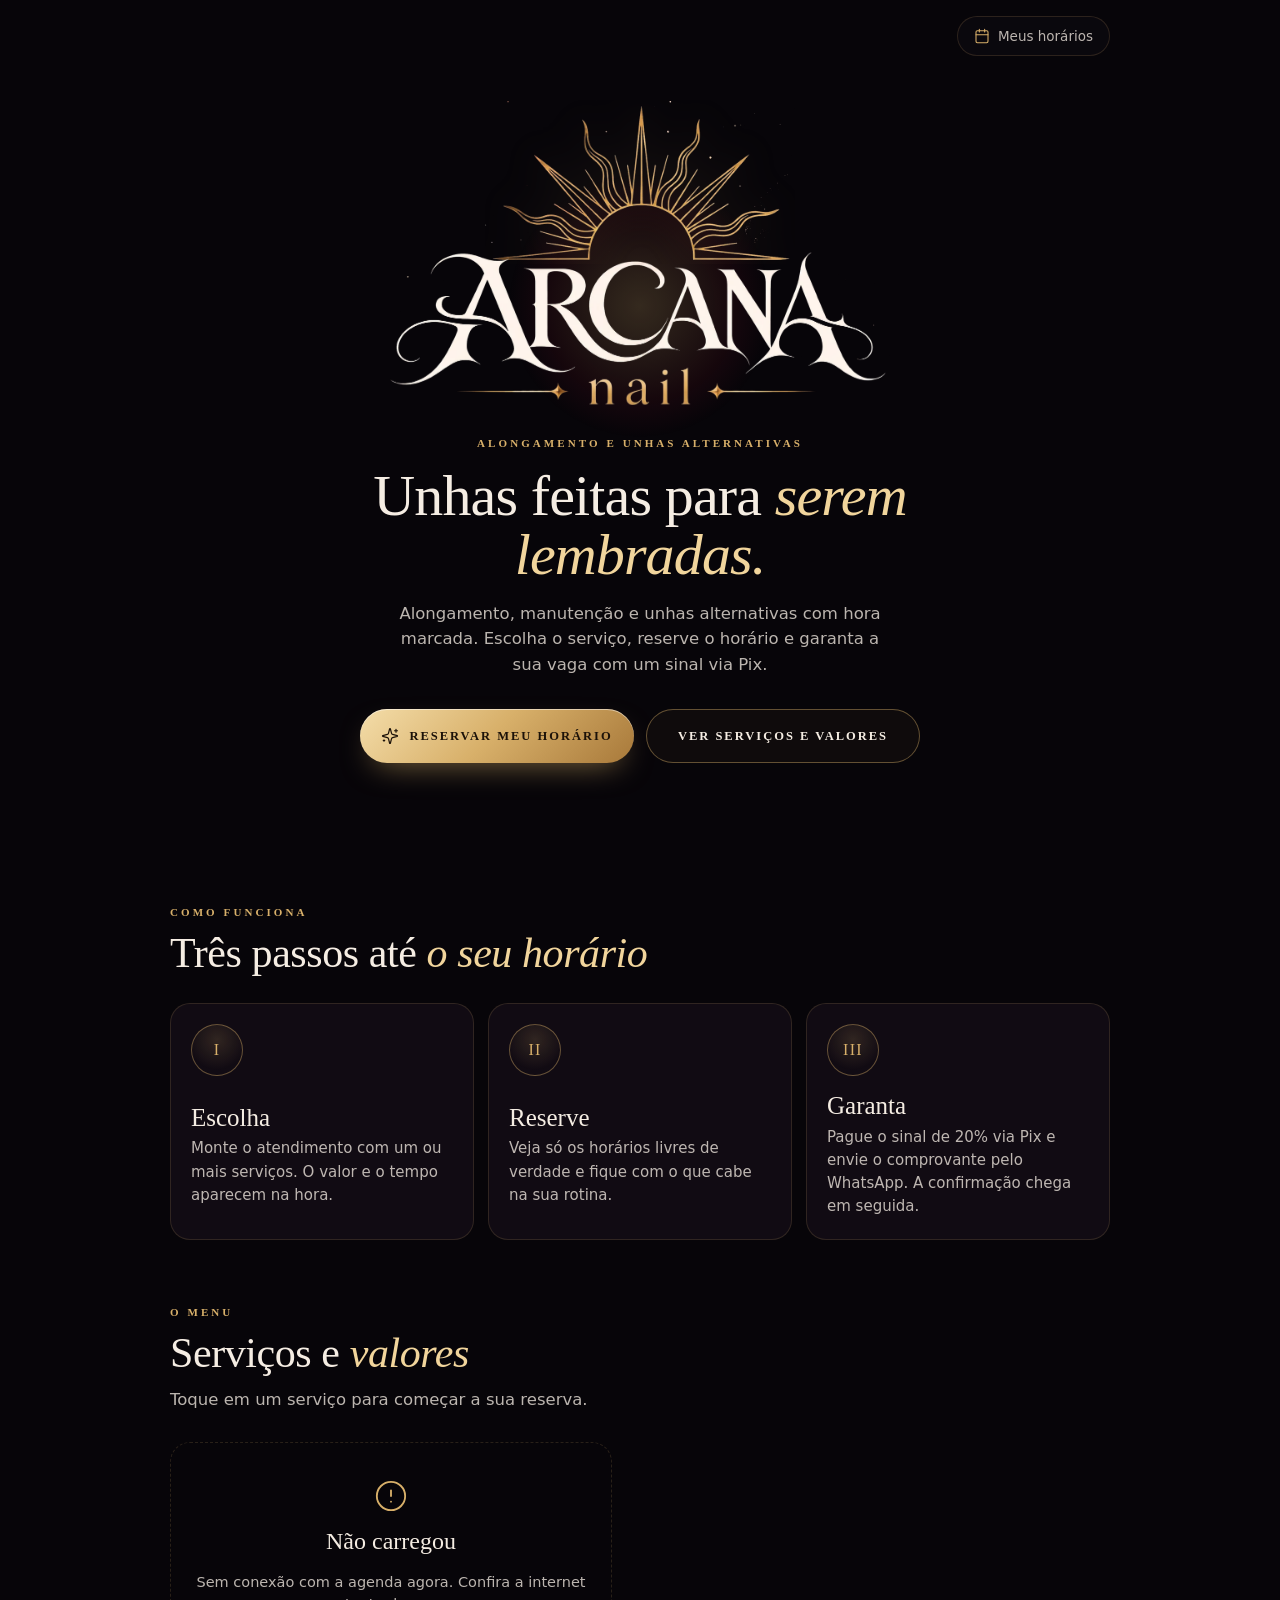
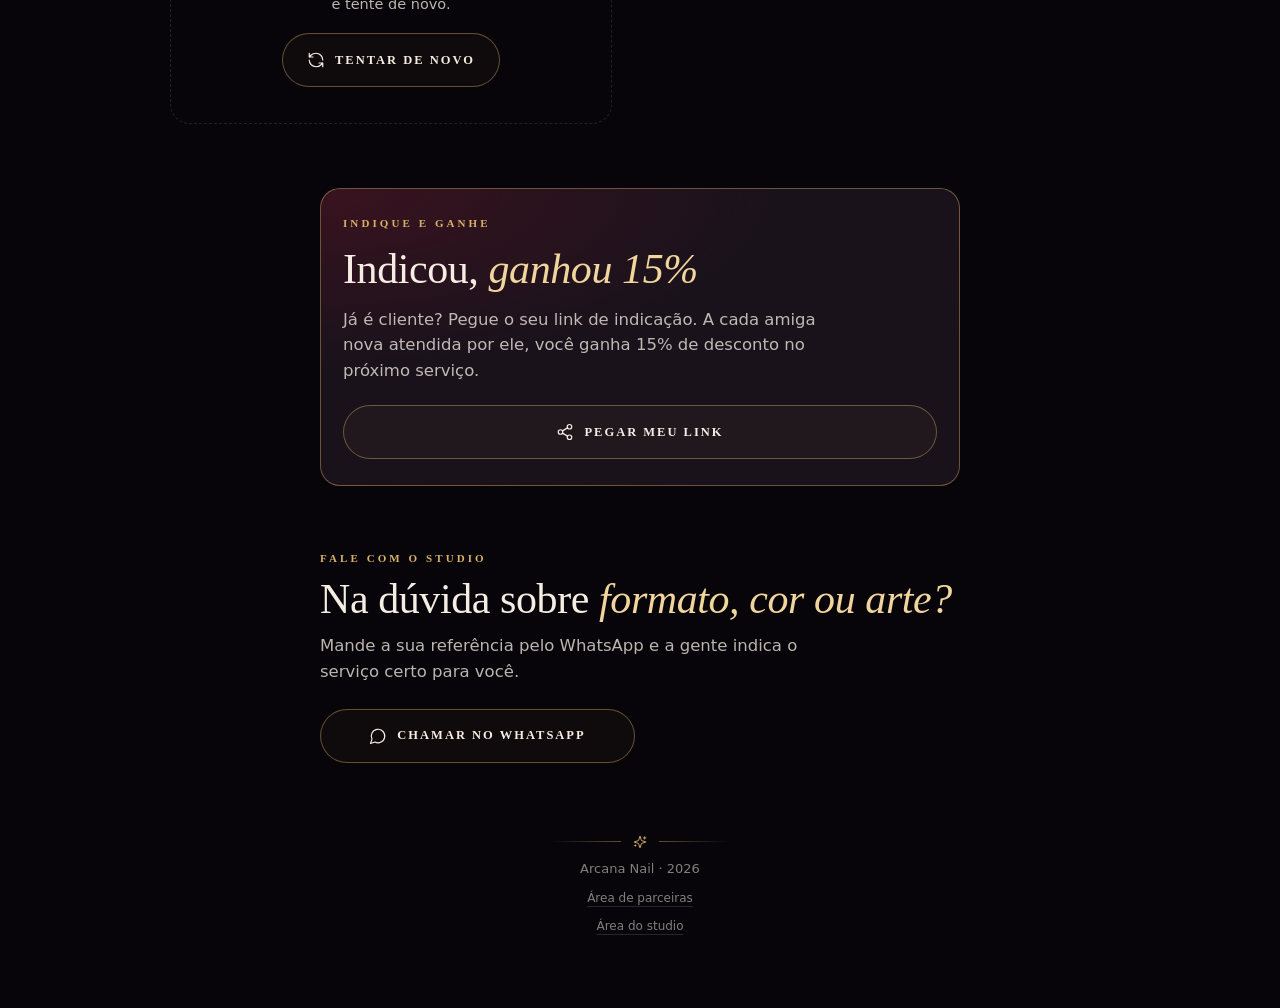
<file: index.html>
<!doctype html>
<html lang="pt-BR">
<head>
  <meta charset="utf-8">
  <meta name="viewport" content="width=device-width, initial-scale=1, viewport-fit=cover">
  <meta http-equiv="Content-Security-Policy" content="default-src 'self'; script-src 'self'; style-src 'self' 'unsafe-inline' https://fonts.googleapis.com; font-src https://fonts.gstatic.com; img-src 'self' data:; connect-src 'self' https://script.google.com https://script.googleusercontent.com; manifest-src 'self'; worker-src 'self'; base-uri 'self'; form-action 'none'; object-src 'none'">
  <meta name="referrer" content="strict-origin-when-cross-origin">
  <title>Arcana Nail | Reserve seu horário</title>
  <meta name="description" content="Alongamento, manutenção e unhas alternativas com hora marcada. Reserve pelo app e garanta a sua vaga com um sinal via Pix.">
  <meta name="theme-color" content="#070509">
  <meta name="apple-mobile-web-app-capable" content="yes">
  <meta name="apple-mobile-web-app-status-bar-style" content="black-translucent">
  <meta name="apple-mobile-web-app-title" content="Arcana Nail">
  <meta property="og:type" content="website">
  <meta property="og:title" content="Arcana Nail | Reserve seu horário">
  <meta property="og:description" content="Alongamento e unhas alternativas com hora marcada. Escolha o serviço, reserve o horário e garanta a vaga via Pix.">
  <meta property="og:image" content="assets/og.jpg">
  <link rel="manifest" href="manifest.webmanifest">
  <link rel="icon" type="image/png" href="assets/icone-192.png">
  <link rel="apple-touch-icon" href="assets/icone-180.png">
  <link rel="preconnect" href="https://fonts.googleapis.com">
  <link rel="preconnect" href="https://fonts.gstatic.com" crossorigin>
  <link rel="stylesheet" href="https://fonts.googleapis.com/css2?family=Cinzel:wght@500;600&family=Cormorant+Garamond:ital,wght@0,400;0,500;0,600;1,400;1,500&family=Jost:wght@300;400;500;600&display=swap">
  <link rel="preload" as="image" href="assets/sol.webp">
  <link rel="preload" as="image" href="assets/letreiro.webp">
  <link rel="stylesheet" href="css/arcana.css">
  <link rel="stylesheet" href="css/cliente.css">
</head>
<body class="cliente">
  <div class="ceu" aria-hidden="true"><div class="nebulosa"></div><canvas></canvas></div>
  <main id="app" tabindex="-1"></main>
  <noscript><p style="padding:24px;text-align:center">Ative o JavaScript para reservar o seu horário.</p></noscript>

  <script src="js/config.js"></script>
  <script src="js/comum.js"></script>
  <script src="js/api.js"></script>
  <script src="js/ceu.js" defer></script>
  <script src="js/divulgacao.js" defer></script>
  <script src="js/cliente.js" defer></script>
</body>
</html>
</file>
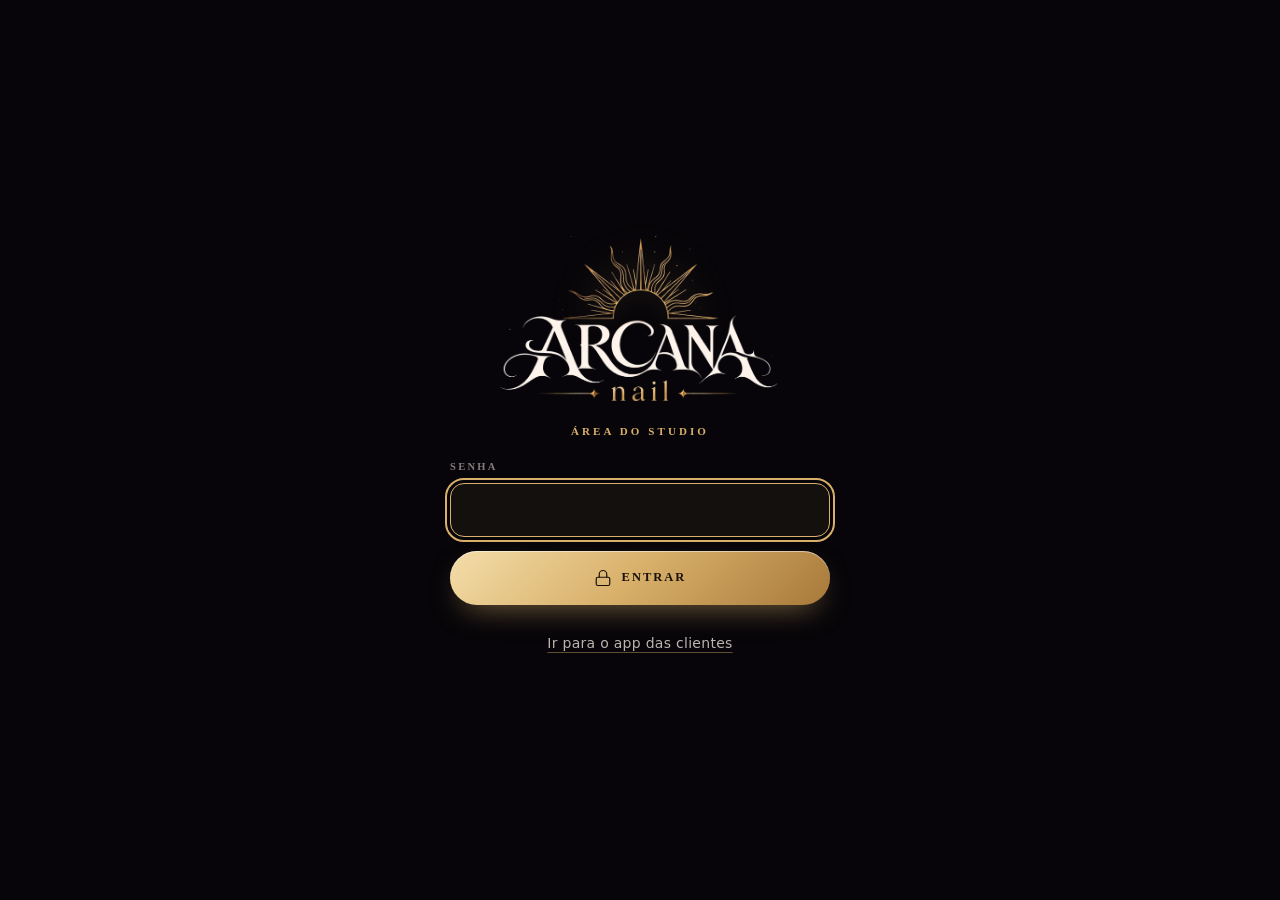
<file: painel.html>
<!doctype html>
<html lang="pt-BR">
<head>
  <meta charset="utf-8">
  <meta name="viewport" content="width=device-width, initial-scale=1, viewport-fit=cover">
  <meta http-equiv="Content-Security-Policy" content="default-src 'self'; script-src 'self'; style-src 'self' 'unsafe-inline' https://fonts.googleapis.com; font-src https://fonts.gstatic.com; img-src 'self' data:; connect-src 'self' https://script.google.com https://script.googleusercontent.com; manifest-src 'self'; worker-src 'self'; base-uri 'self'; form-action 'none'; object-src 'none'">
  <meta name="referrer" content="no-referrer">
  <title>Arcana Nail | Painel do studio</title>
  <meta name="robots" content="noindex, nofollow">
  <meta name="theme-color" content="#070509">
  <meta name="apple-mobile-web-app-capable" content="yes">
  <meta name="apple-mobile-web-app-status-bar-style" content="black-translucent">
  <meta name="apple-mobile-web-app-title" content="Arcana Studio">
  <link rel="manifest" href="manifest-painel.webmanifest">
  <link rel="icon" type="image/png" href="assets/icone-192.png">
  <link rel="apple-touch-icon" href="assets/icone-180.png">
  <link rel="preconnect" href="https://fonts.googleapis.com">
  <link rel="preconnect" href="https://fonts.gstatic.com" crossorigin>
  <link rel="stylesheet" href="https://fonts.googleapis.com/css2?family=Cinzel:wght@500;600&family=Cormorant+Garamond:ital,wght@0,400;0,500;0,600;1,400;1,500&family=Jost:wght@300;400;500;600&display=swap">
  <link rel="stylesheet" href="css/arcana.css">
  <link rel="stylesheet" href="css/painel.css">
</head>
<body class="corpo-painel">
  <div class="ceu" aria-hidden="true"><div class="nebulosa"></div></div>
  <div id="painel"></div>
  <noscript><p style="padding:24px;text-align:center">Ative o JavaScript para usar o painel.</p></noscript>

  <script src="js/config.js"></script>
  <script src="js/comum.js"></script>
  <script src="js/api.js"></script>
  <script src="js/divulgacao.js" defer></script>
  <script src="js/painel.js" defer></script>
</body>
</html>
</file>
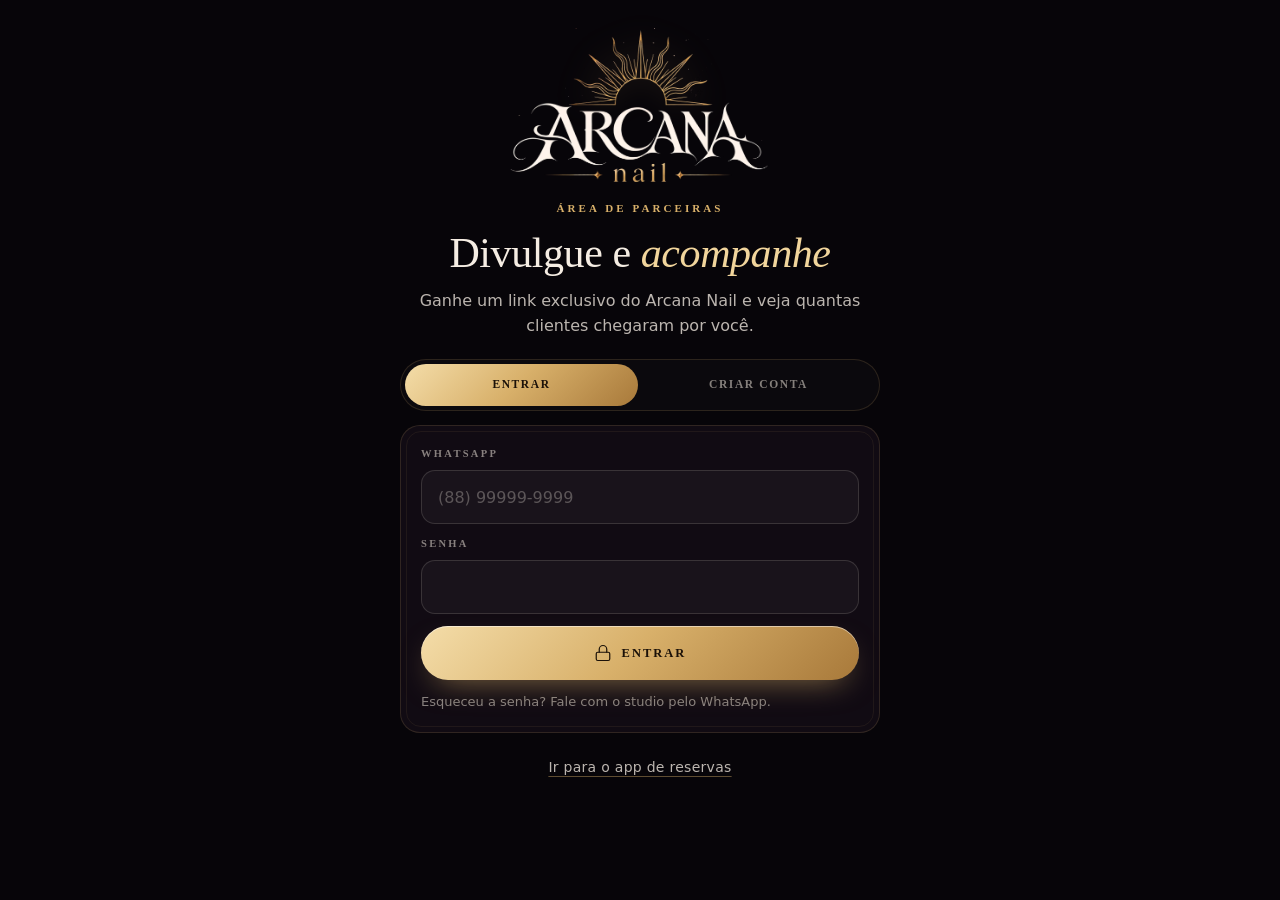
<file: parceiras.html>
<!doctype html>
<html lang="pt-BR">
<head>
  <meta charset="utf-8">
  <meta name="viewport" content="width=device-width, initial-scale=1, viewport-fit=cover">
  <meta http-equiv="Content-Security-Policy" content="default-src 'self'; script-src 'self'; style-src 'self' 'unsafe-inline' https://fonts.googleapis.com; font-src https://fonts.gstatic.com; img-src 'self' data:; connect-src 'self' https://script.google.com https://script.googleusercontent.com; manifest-src 'self'; worker-src 'self'; base-uri 'self'; form-action 'none'; object-src 'none'">
  <meta name="referrer" content="strict-origin-when-cross-origin">
  <title>Arcana Nail | Área de parceiras</title>
  <meta name="description" content="Divulgue o Arcana Nail com o seu link exclusivo e acompanhe quantas clientes chegaram por você.">
  <meta name="theme-color" content="#070509">
  <meta property="og:title" content="Arcana Nail | Área de parceiras">
  <meta property="og:description" content="Divulgue com o seu link exclusivo e acompanhe os seus resultados.">
  <meta property="og:image" content="assets/og.jpg">
  <link rel="icon" type="image/png" href="assets/icone-192.png">
  <link rel="apple-touch-icon" href="assets/icone-180.png">
  <link rel="preconnect" href="https://fonts.googleapis.com">
  <link rel="preconnect" href="https://fonts.gstatic.com" crossorigin>
  <link rel="stylesheet" href="https://fonts.googleapis.com/css2?family=Cinzel:wght@500;600&family=Cormorant+Garamond:ital,wght@0,400;0,500;0,600;1,400;1,500&family=Jost:wght@300;400;500;600&display=swap">
  <link rel="stylesheet" href="css/arcana.css">
  <link rel="stylesheet" href="css/parceiras.css">
</head>
<body class="corpo-parceiras">
  <div class="ceu" aria-hidden="true"><div class="nebulosa"></div><canvas></canvas></div>
  <main id="parceiras" tabindex="-1"></main>
  <noscript><p style="padding:24px;text-align:center">Ative o JavaScript para acessar a área de parceiras.</p></noscript>

  <script src="js/config.js"></script>
  <script src="js/comum.js"></script>
  <script src="js/api.js"></script>
  <script src="js/ceu.js" defer></script>
  <script src="js/divulgacao.js" defer></script>
  <script src="js/parceiras.js" defer></script>
</body>
</html>
</file>
<file: css/arcana.css>
/* Arcana Nail — base visual compartilhada */

:root {
  --noite: #070509;
  --noite-2: #0e0a11;
  --noite-3: #161019;
  --cartao: rgba(19, 13, 21, 0.86);
  --cartao-2: rgba(28, 20, 31, 0.9);
  --borda: rgba(216, 176, 106, 0.16);
  --borda-forte: rgba(216, 176, 106, 0.42);
  --marfim: #f5ede3;
  --marfim-2: rgba(245, 237, 227, 0.76);
  --marfim-3: rgba(245, 237, 227, 0.52);
  --marfim-4: rgba(245, 237, 227, 0.14);
  --ouro: #d8b06a;
  --ouro-claro: #f1d59c;
  --ouro-escuro: #9c7136;
  --gradiente-ouro: linear-gradient(135deg, #f4dda9 0%, #d8b06a 48%, #a8793a 100%);
  --rubi: #7d1528;
  --rubi-claro: #d4475f;
  --sucesso: #8fd1a8;
  --alerta: #f0c36a;
  --perigo: #ef7d8c;
  --raio: 20px;
  --raio-sm: 14px;
  --raio-xs: 10px;
  --sombra: 0 24px 60px -24px rgba(0, 0, 0, 0.85);
  --f-display: 'Cormorant Garamond', 'Times New Roman', serif;
  --f-caps: 'Cinzel', 'Times New Roman', serif;
  --f-texto: 'Jost', system-ui, -apple-system, 'Segoe UI', sans-serif;
  --ease-out: cubic-bezier(0.23, 1, 0.32, 1);
  --ease-io: cubic-bezier(0.77, 0, 0.175, 1);
  --ease-gaveta: cubic-bezier(0.32, 0.72, 0, 1);
  --topo-seguro: env(safe-area-inset-top, 0px);
  --baixo-seguro: env(safe-area-inset-bottom, 0px);
  color-scheme: dark;
}

*, *::before, *::after { box-sizing: border-box; }
html { -webkit-text-size-adjust: 100%; background: var(--noite); }
body {
  margin: 0;
  min-height: 100dvh;
  background: var(--noite);
  color: var(--marfim);
  font-family: var(--f-texto);
  font-size: 16px;
  font-weight: 400;
  line-height: 1.55;
  -webkit-font-smoothing: antialiased;
  font-variant-numeric: lining-nums;
  overflow-x: hidden;
}
body.travado { overflow: hidden; }
img, svg { display: block; max-width: 100%; }
img { height: auto; }
button { font: inherit; color: inherit; background: none; border: 0; padding: 0; cursor: pointer; -webkit-tap-highlight-color: transparent; }
a { color: inherit; -webkit-tap-highlight-color: transparent; }
h1, h2, h3, h4, p { margin: 0; }
:focus { outline: none; }
:focus-visible { outline: 2px solid var(--ouro); outline-offset: 3px; border-radius: 8px; }
::selection { background: rgba(216, 176, 106, 0.35); color: #fff; }

.ic { width: 20px; height: 20px; flex: none; fill: none; stroke: currentColor; stroke-width: 1.6; stroke-linecap: round; stroke-linejoin: round; }

/* ---------- céu ---------- */
.ceu { position: fixed; inset: 0; z-index: -1; pointer-events: none; overflow: hidden;
  background: radial-gradient(120% 70% at 50% -5%, #1b0c14 0%, var(--noite) 60%); }
.ceu canvas { position: absolute; inset: 0; width: 100%; height: 100%; }
.nebulosa {
  position: absolute; left: -30vmax; top: -30vmax; width: 160vmax; height: 160vmax; opacity: 0.9;
  background:
    radial-gradient(closest-side at 24% 30%, rgba(125, 21, 40, 0.42), transparent 72%),
    radial-gradient(closest-side at 78% 70%, rgba(125, 21, 40, 0.3), transparent 70%),
    radial-gradient(closest-side at 62% 24%, rgba(156, 113, 54, 0.1), transparent 70%);
  animation: deriva 70s ease-in-out infinite alternate;
  will-change: transform;
}
@keyframes deriva { to { transform: translate3d(-5vmax, 4vmax, 0) rotate(7deg); } }

/* ---------- tipografia ---------- */
.sobretitulo { font-family: var(--f-caps); font-size: 11px; font-weight: 600; letter-spacing: 0.28em; text-transform: uppercase; color: var(--ouro); }
.titulo-secao { font-family: var(--f-display); font-weight: 500; font-size: clamp(30px, 7vw, 42px); line-height: 1.05; letter-spacing: -0.01em; margin-top: 10px; }
.titulo-secao em { font-style: italic; color: var(--ouro-claro); }
.numeral { font-family: var(--f-caps); color: var(--ouro); letter-spacing: 0.08em; }
.dica { font-size: 13px; color: var(--marfim-3); line-height: 1.5; }
.texto-ouro { color: var(--ouro-claro); }

/* ---------- botões ---------- */
.btn {
  position: relative; display: inline-flex; align-items: center; justify-content: center; gap: 10px;
  height: 54px; padding: 0 24px; border-radius: 999px;
  font-family: var(--f-caps); font-size: 12.5px; font-weight: 600; letter-spacing: 0.16em; text-transform: uppercase;
  text-decoration: none; white-space: nowrap; user-select: none;
  transition: transform 160ms var(--ease-out), box-shadow 220ms ease, background-color 220ms ease, opacity 200ms ease, border-color 220ms ease;
}
.btn:active { transform: scale(0.97); }
.btn[disabled] { opacity: 0.38; pointer-events: none; }
.btn .ic { width: 18px; height: 18px; }
.btn-ouro { background: var(--gradiente-ouro); color: #1b1108; box-shadow: 0 12px 32px -14px rgba(216, 176, 106, 0.7), inset 0 1px 0 rgba(255, 255, 255, 0.5); }
.btn-fantasma { border: 1px solid var(--borda-forte); background: rgba(216, 176, 106, 0.04); color: var(--marfim); }
.btn-perigo { border: 1px solid rgba(239, 125, 140, 0.45); background: rgba(239, 125, 140, 0.1); color: var(--perigo); }
.btn-sutil { height: 44px; padding: 0 16px; font-size: 11.5px; border: 1px solid var(--marfim-4); background: rgba(255, 255, 255, 0.03); color: var(--marfim-2); }
.btn-bloco { width: 100%; }
.btn-texto { height: auto; padding: 10px 6px; font-family: var(--f-texto); font-size: 14px; letter-spacing: 0.02em; text-transform: none; font-weight: 500; color: var(--marfim-2); text-decoration: underline; text-decoration-color: var(--borda-forte); text-underline-offset: 4px; }
@media (hover: hover) and (pointer: fine) {
  .btn-ouro:hover { box-shadow: 0 16px 40px -14px rgba(216, 176, 106, 0.95), inset 0 1px 0 rgba(255, 255, 255, 0.55); }
  .btn-fantasma:hover, .btn-sutil:hover { background: rgba(216, 176, 106, 0.1); border-color: var(--borda-forte); color: var(--marfim); }
  .btn-texto:hover { color: var(--marfim); }
}
.btn.carregando { color: transparent !important; pointer-events: none; }
.btn.carregando::after {
  content: ''; position: absolute; width: 20px; height: 20px; border-radius: 50%;
  border: 2px solid currentColor; border-color: rgba(27, 17, 8, 0.85) rgba(27, 17, 8, 0.85) rgba(27, 17, 8, 0.85) transparent;
  animation: girar 600ms linear infinite;
}
.btn-fantasma.carregando::after, .btn-sutil.carregando::after, .btn-perigo.carregando::after { border-color: var(--ouro) var(--ouro) var(--ouro) transparent; }
@keyframes girar { to { transform: rotate(360deg); } }
.trocando { filter: blur(3px); opacity: 0.6; }
.btn, .copiar-btn { transition-property: transform, box-shadow, background-color, opacity, border-color, filter; }

.icone-btn {
  display: inline-grid; place-items: center; width: 44px; height: 44px; border-radius: 50%;
  border: 1px solid var(--marfim-4); background: rgba(255, 255, 255, 0.03); color: var(--marfim-2);
  transition: transform 160ms var(--ease-out), background-color 200ms ease, color 200ms ease;
}
.icone-btn:active { transform: scale(0.94); }
@media (hover: hover) and (pointer: fine) { .icone-btn:hover { background: rgba(216, 176, 106, 0.1); color: var(--marfim); } }

.pilula {
  display: inline-flex; align-items: center; gap: 8px; height: 40px; padding: 0 16px; border-radius: 999px;
  border: 1px solid var(--borda); background: rgba(14, 10, 17, 0.6); color: var(--marfim-2);
  font-size: 13.5px; font-weight: 500; transition: transform 160ms var(--ease-out), border-color 200ms ease, color 200ms ease;
}
.pilula .ic { width: 16px; height: 16px; color: var(--ouro); }
.pilula:active { transform: scale(0.97); }
@media (hover: hover) and (pointer: fine) { .pilula:hover { border-color: var(--borda-forte); color: var(--marfim); } }

/* ---------- campos ---------- */
.campo { display: grid; gap: 8px; }
.campo > span, .rotulo { font-family: var(--f-caps); font-size: 10.5px; font-weight: 600; letter-spacing: 0.22em; text-transform: uppercase; color: var(--marfim-3); }
.campo > span small { font-family: var(--f-texto); letter-spacing: 0.02em; text-transform: none; font-weight: 400; font-size: 12px; color: var(--marfim-3); }
.entrada {
  width: 100%; height: 54px; padding: 0 16px; border-radius: var(--raio-sm);
  border: 1px solid var(--marfim-4); background: rgba(255, 255, 255, 0.035); color: var(--marfim);
  font: inherit; font-size: 16px; transition: border-color 200ms ease, background-color 200ms ease;
}
.entrada:focus { border-color: var(--ouro); background: rgba(216, 176, 106, 0.06); }
.entrada::placeholder { color: rgba(245, 237, 227, 0.3); }
.entrada[aria-invalid='true'] { border-color: rgba(239, 125, 140, 0.7); }
textarea.entrada { height: auto; min-height: 96px; padding: 14px 16px; resize: vertical; line-height: 1.5; }
select.entrada {
  appearance: none; -webkit-appearance: none; padding-right: 44px;
  background-image: url("data:image/svg+xml,%3Csvg xmlns='http://www.w3.org/2000/svg' viewBox='0 0 24 24' fill='none' stroke='%23d8b06a' stroke-width='1.6' stroke-linecap='round' stroke-linejoin='round'%3E%3Cpath d='m6 9 6 6 6-6'/%3E%3C/svg%3E");
  background-repeat: no-repeat; background-position: right 14px center; background-size: 18px;
}
select.entrada option { background: var(--noite-3); color: var(--marfim); }
input[type='date'].entrada, input[type='time'].entrada { color-scheme: dark; }
.erro-campo { font-size: 13px; color: var(--perigo); min-height: 0; }
.grade-2 { display: grid; grid-template-columns: 1fr 1fr; gap: 12px; }

.marcar { display: flex; gap: 12px; align-items: flex-start; cursor: pointer; font-size: 14.5px; color: var(--marfim-2); line-height: 1.5; }
.marcar input { position: absolute; opacity: 0; pointer-events: none; }
.marcar .caixa {
  flex: none; width: 22px; height: 22px; margin-top: 1px; border-radius: 7px; border: 1px solid var(--borda-forte);
  display: grid; place-items: center; transition: background-color 200ms ease, border-color 200ms ease;
}
.marcar .caixa .ic { width: 14px; height: 14px; stroke-width: 2.4; color: #1b1108; opacity: 0; transform: scale(0.6); transition: opacity 160ms ease, transform 200ms var(--ease-out); }
.marcar input:checked + .caixa { background: var(--gradiente-ouro); border-color: transparent; }
.marcar input:checked + .caixa .ic { opacity: 1; transform: scale(1); }
.marcar input:focus-visible + .caixa { outline: 2px solid var(--ouro); outline-offset: 3px; }

.interruptor { position: relative; width: 46px; height: 28px; flex: none; }
.interruptor input { position: absolute; inset: 0; opacity: 0; margin: 0; cursor: pointer; z-index: 1; }
.interruptor i { position: absolute; inset: 0; border-radius: 999px; background: rgba(255, 255, 255, 0.1); border: 1px solid var(--marfim-4); transition: background-color 220ms ease; }
.interruptor i::after { content: ''; position: absolute; top: 3px; left: 3px; width: 20px; height: 20px; border-radius: 50%; background: var(--marfim-2); transition: transform 240ms var(--ease-out), background-color 220ms ease; }
.interruptor input:checked + i { background: rgba(216, 176, 106, 0.85); border-color: transparent; }
.interruptor input:checked + i::after { transform: translateX(18px); background: #1b1108; }
.interruptor input:focus-visible + i { outline: 2px solid var(--ouro); outline-offset: 3px; }

/* ---------- cartões ---------- */
.cartao {
  position: relative; border-radius: var(--raio); border: 1px solid var(--borda);
  background: var(--cartao); padding: 20px;
}
.cartao.moldura::before {
  content: ''; position: absolute; inset: 5px; border-radius: calc(var(--raio) - 5px);
  border: 1px solid rgba(216, 176, 106, 0.08); pointer-events: none;
}

.chip {
  display: inline-flex; align-items: center; gap: 6px; height: 26px; padding: 0 10px; border-radius: 999px;
  font-size: 12px; font-weight: 500; letter-spacing: 0.02em; border: 1px solid; white-space: nowrap;
}
.chip .ic { width: 13px; height: 13px; }
.chip-aguardando { color: var(--alerta); border-color: rgba(240, 195, 106, 0.35); background: rgba(240, 195, 106, 0.08); }
.chip-confirmado { color: var(--sucesso); border-color: rgba(143, 209, 168, 0.35); background: rgba(143, 209, 168, 0.08); }
.chip-concluido { color: var(--ouro-claro); border-color: rgba(216, 176, 106, 0.35); background: rgba(216, 176, 106, 0.08); }
.chip-cancelado { color: var(--marfim-3); border-color: var(--marfim-4); background: rgba(255, 255, 255, 0.03); }
.chip-faltou { color: var(--perigo); border-color: rgba(239, 125, 140, 0.35); background: rgba(239, 125, 140, 0.08); }

.divisor { height: 1px; border: 0; margin: 18px 0; background: linear-gradient(90deg, transparent, var(--borda-forte), transparent); }
.ornamento { display: flex; align-items: center; gap: 12px; color: var(--ouro); }
.ornamento::before, .ornamento::after { content: ''; flex: 1; height: 1px; background: linear-gradient(90deg, transparent, var(--borda-forte)); }
.ornamento::after { transform: scaleX(-1); }
.ornamento svg { width: 14px; height: 14px; }

/* ---------- esqueleto de carregamento ---------- */
.esqueleto {
  border-radius: var(--raio-sm);
  background: linear-gradient(90deg, rgba(255, 255, 255, 0.035) 25%, rgba(216, 176, 106, 0.09) 50%, rgba(255, 255, 255, 0.035) 75%);
  background-size: 300% 100%; animation: esqueleto 1.6s ease-in-out infinite;
}
@keyframes esqueleto { from { background-position: 100% 0; } to { background-position: 0 0; } }

/* ---------- toasts ---------- */
.toasts {
  position: fixed; left: 50%; top: calc(14px + var(--topo-seguro)); z-index: 120; transform: translateX(-50%);
  display: grid; gap: 8px; width: min(92vw, 420px); pointer-events: none;
}
.toast {
  pointer-events: auto; display: flex; align-items: center; gap: 12px; padding: 14px 16px; border-radius: 16px;
  background: #1a121c; border: 1px solid var(--borda-forte); box-shadow: var(--sombra); font-size: 14.5px; line-height: 1.4;
  transition: opacity 260ms ease, transform 320ms var(--ease-out);
}
.toast .ic { color: var(--ouro); }
.toast-erro { border-color: rgba(239, 125, 140, 0.45); }
.toast-erro .ic { color: var(--perigo); }
.toast-ok .ic { color: var(--sucesso); }
.toast[data-entrando], .toast[data-saindo] { opacity: 0; transform: translateY(-10px) scale(0.98); }

/* ---------- gaveta / janela ---------- */
.veu { position: fixed; inset: 0; z-index: 90; background: rgba(4, 2, 6, 0.66); opacity: 0; transition: opacity 280ms ease; }
.veu.aberto { opacity: 1; }
.folha {
  position: fixed; left: 0; right: 0; bottom: 0; z-index: 91; max-height: 92dvh; overflow-y: auto; overscroll-behavior: contain;
  background: linear-gradient(180deg, #17101a, #0f0b12); border-top: 1px solid var(--borda-forte);
  border-radius: 26px 26px 0 0; padding: 8px 20px calc(24px + var(--baixo-seguro));
  transform: translateY(100%); transition: transform 460ms var(--ease-gaveta);
  box-shadow: 0 -30px 80px -30px rgba(0, 0, 0, 0.9);
}
.folha.aberta { transform: translateY(0); }
.folha.fechando { transition-duration: 240ms; }
.folha-alca { width: 44px; height: 5px; border-radius: 99px; background: var(--marfim-4); margin: 6px auto 4px; touch-action: none; }
.folha-topo { display: flex; align-items: flex-start; justify-content: space-between; gap: 16px; padding: 10px 0 16px; touch-action: none; }
.folha-topo h3 { font-family: var(--f-display); font-weight: 500; font-size: 28px; line-height: 1.1; margin-top: 4px; }
.folha-corpo { display: grid; gap: 16px; }
.folha-texto { color: var(--marfim-2); font-size: 15.5px; }
.folha-acoes { display: grid; gap: 10px; margin-top: 6px; }
@media (min-width: 720px) {
  .folha {
    left: 50%; right: auto; bottom: auto; top: 50%; width: min(560px, 92vw); max-height: 88vh;
    border: 1px solid var(--borda-forte); border-radius: 24px; padding: 8px 28px 28px;
    transform: translate(-50%, -48%) scale(0.97); opacity: 0;
    transition: transform 260ms var(--ease-out), opacity 200ms ease;
  }
  .folha.aberta { transform: translate(-50%, -50%); opacity: 1; }
  .folha.fechando { transition-duration: 160ms; }
  .folha-alca { visibility: hidden; height: 0; margin: 4px 0 0; }
}

.faixa-demo {
  display: flex; align-items: center; justify-content: center; gap: 8px; padding: 8px 16px calc(8px);
  padding-top: calc(8px + var(--topo-seguro));
  background: rgba(125, 21, 40, 0.55); border-bottom: 1px solid rgba(212, 71, 95, 0.4);
  font-size: 12.5px; color: var(--marfim-2); text-align: center; line-height: 1.35;
}
.faixa-demo .ic { width: 15px; height: 15px; color: var(--ouro-claro); }
.faixa-demo b { color: var(--ouro-claro); }

.sr { position: absolute !important; width: 1px; height: 1px; overflow: hidden; clip: rect(0 0 0 0); white-space: nowrap; }

@media (prefers-reduced-motion: reduce) {
  *, *::before, *::after { animation-duration: 0.01ms !important; animation-iteration-count: 1 !important; transition-duration: 0.01ms !important; scroll-behavior: auto !important; }
  .toast, .veu, .folha { transition-duration: 160ms !important; transition-property: opacity !important; }
}

/* ---------- divulgação (cliente que indica e parceiras) ---------- */
.div-saudacao { display: grid; gap: 4px; }
.div-saudacao .titulo-secao { margin-top: 4px; }
.div-saudacao .lead { margin: 8px 0 0; text-align: left; }
.div-premio { display: flex; align-items: center; gap: 14px; padding: 16px 18px; border-radius: var(--raio-sm); border: 1px dashed var(--borda-forte); background: rgba(255, 255, 255, 0.02); }
.div-premio > .ic { width: 34px; height: 34px; padding: 7px; border-radius: 50%; border: 1px solid var(--borda-forte); color: var(--ouro); flex: none; }
.div-premio div { display: grid; gap: 2px; }
.div-premio strong { font-family: var(--f-display); font-size: 22px; font-weight: 600; line-height: 1.15; }
.div-premio span { font-size: 13.5px; color: var(--marfim-3); }
.div-premio.ativo { border-style: solid; background: radial-gradient(120% 120% at 100% 0%, rgba(125, 21, 40, 0.3), transparent 60%), var(--cartao-2); }
.div-premio.ativo strong { color: var(--ouro-claro); }
.div-link { display: grid; gap: 10px; padding: 20px; border-radius: var(--raio); border: 1px solid var(--borda-forte); background: var(--cartao); }
.div-url { display: block; padding: 14px; border-radius: var(--raio-sm); background: rgba(0, 0, 0, 0.35); border: 1px dashed var(--borda-forte); font-family: var(--f-texto); font-size: 15px; color: var(--ouro-claro); overflow-wrap: anywhere; user-select: all; -webkit-user-select: all; }
.div-codigo { font-size: 13.5px; color: var(--marfim-3); }
.div-codigo b { color: var(--marfim); letter-spacing: 0.08em; font-weight: 500; }
.div-acoes { display: grid; gap: 10px; margin-top: 4px; }
.div-metricas { display: grid; grid-template-columns: repeat(3, 1fr); gap: 8px; }
.div-metricas div { display: grid; justify-items: center; gap: 2px; padding: 16px 6px; border-radius: var(--raio-sm); border: 1px solid var(--borda); background: var(--cartao); text-align: center; }
.div-metricas strong { font-family: var(--f-display); font-size: 32px; font-weight: 600; line-height: 1; color: var(--ouro-claro); }
.div-metricas span { font-size: 12px; color: var(--marfim-3); line-height: 1.3; }
.div-lista h3 { font-family: var(--f-display); font-size: 23px; font-weight: 500; margin-bottom: 8px; }
.div-lista ul { list-style: none; margin: 0; padding: 0; display: grid; }
.div-lista li { display: flex; align-items: center; justify-content: space-between; gap: 12px; padding: 12px 0; border-bottom: 1px solid rgba(216, 176, 106, 0.08); }
.div-lista li > span:first-child { display: grid; }
.div-lista b { font-weight: 500; }
.div-lista small { font-size: 12.5px; color: var(--marfim-3); }
.painel-div { display: grid; gap: 18px; }
</file>
<file: css/cliente.css>
/* Arcana Nail — app da cliente */

#app { display: block; min-height: 100dvh; }
.tela { width: min(100%, 600px); margin: 0 auto; padding: 0 20px 48px; }
body.com-barra .tela { padding-bottom: calc(120px + var(--baixo-seguro)); }
.centro { text-align: center; }
.ic-inline { width: 15px; height: 15px; display: inline-block; vertical-align: -2px; margin-right: 6px; color: var(--ouro); }

/* ---------- início ---------- */
.topo-inicio { display: flex; justify-content: flex-end; padding: calc(16px + var(--topo-seguro)) 0 0; }

.hero { display: grid; justify-items: center; text-align: center; padding: 4px 0 40px; min-height: min(88dvh, 860px); align-content: center; }
.selo { position: relative; width: min(100%, 400px); display: grid; justify-items: center; margin-bottom: 18px; }
.sol-halo {
  position: absolute; left: 50%; top: 10%; width: 70%; aspect-ratio: 1; transform: translateX(-50%);
  background: radial-gradient(closest-side, rgba(216, 176, 106, 0.22), rgba(125, 21, 40, 0.12) 55%, transparent 75%);
  animation: respirar 6s ease-in-out infinite;
}
@keyframes respirar { 50% { opacity: 0.55; } }
.sol { position: relative; width: 62%; margin-bottom: -2.5%; filter: drop-shadow(0 0 18px rgba(216, 176, 106, 0.25)); }
.marca { position: relative; width: 100%; }
.marca img { width: 100%; height: auto; }
.reflexo {
  position: absolute; inset: 0; overflow: hidden; pointer-events: none;
  -webkit-mask: url('../assets/letreiro.webp') center / 100% 100% no-repeat;
  mask: url('../assets/letreiro.webp') center / 100% 100% no-repeat;
}
.reflexo i {
  position: absolute; top: -10%; bottom: -10%; left: 0; width: 28%;
  background: linear-gradient(100deg, transparent, rgba(255, 246, 226, 0.9), transparent);
  transform: translateX(-130%) skewX(-14deg);
  animation: reflexo 8s var(--ease-io) 2.6s infinite;
}
@keyframes reflexo { 0% { transform: translateX(-130%) skewX(-14deg); } 22%, 100% { transform: translateX(480%) skewX(-14deg); } }

.manchete { font-family: var(--f-display); font-weight: 500; font-size: clamp(36px, 10vw, 58px); line-height: 1.02; letter-spacing: -0.015em; margin: 14px 0 16px; max-width: 12em; }
.manchete em { font-style: italic; font-weight: 400; color: var(--ouro-claro); }
.lead { color: var(--marfim-2); font-size: 16.5px; font-weight: 300; max-width: 30em; margin: 0 auto; }
.secao .lead { margin: 12px 0 0; }
.acoes-hero { display: grid; gap: 12px; width: 100%; max-width: 380px; margin-top: 32px; }

/* abertura: o sol nasce, o letreiro surge, o texto vem em cascata */
.com-intro .sol { clip-path: inset(100% 0 0 0); transform: translateY(14%); animation: nascer 1.5s var(--ease-out) 0.15s forwards; }
.com-intro .sol-halo { opacity: 0; animation: acender 2.2s ease 0.5s forwards, respirar 6s ease-in-out 2.7s infinite; }
.com-intro .marca img { opacity: 0; filter: blur(14px); transform: scale(1.04); animation: surgir 1.3s var(--ease-out) 0.85s forwards; }
.com-intro .revelar { opacity: 0; transform: translateY(14px); animation: subir 0.8s var(--ease-out) forwards; }
.com-intro .sobretitulo.revelar { animation-delay: 1.45s; }
.com-intro .manchete { animation-delay: 1.55s; }
.com-intro .lead { animation-delay: 1.68s; }
.com-intro .acoes-hero { animation-delay: 1.8s; }
.com-intro .topo-inicio { opacity: 0; animation: acender 0.8s ease 2s forwards; }
@keyframes nascer { to { clip-path: inset(0 0 0 0); transform: none; } }
@keyframes acender { to { opacity: 1; } }
@keyframes surgir { to { opacity: 1; filter: blur(0); transform: none; } }
@keyframes subir { to { opacity: 1; transform: none; } }

.surgir { opacity: 0; transform: translateY(18px); transition: opacity 700ms ease, transform 800ms var(--ease-out); }
.surgir.visivel { opacity: 1; transform: none; }
.passos .surgir:nth-child(2) { transition-delay: 80ms; }
.passos .surgir:nth-child(3) { transition-delay: 160ms; }

.secao { padding: 56px 0 8px; }
.passos { list-style: none; padding: 0; margin: 28px 0 0; display: grid; gap: 14px; }
.passos li { display: grid; grid-template-columns: 52px 1fr; gap: 14px; align-items: start; padding: 20px; border-radius: var(--raio); border: 1px solid var(--borda); background: var(--cartao); }
.passos .numeral { display: grid; place-items: center; width: 52px; height: 52px; border-radius: 50%; border: 1px solid var(--borda-forte); font-size: 16px; background: radial-gradient(circle at 50% 30%, rgba(216, 176, 106, 0.16), transparent 70%); }
.passos h3 { font-family: var(--f-display); font-size: 25px; font-weight: 500; line-height: 1.1; margin: 2px 0 6px; }
.passos p { color: var(--marfim-2); font-size: 15px; font-weight: 300; }

/* menu de serviços */
.menu { display: grid; gap: 34px; margin-top: 30px; }
.arcano-topo { display: flex; align-items: baseline; gap: 14px; padding-bottom: 12px; border-bottom: 1px solid var(--borda); }
.arcano-topo .numeral { font-size: 13px; min-width: 28px; }
.arcano-topo h3 { font-family: var(--f-display); font-weight: 500; font-size: 28px; line-height: 1.1; }
.menu-lista { list-style: none; padding: 0; margin: 0; }
.menu-item {
  display: grid; gap: 6px; width: 100%; text-align: left; padding: 18px 4px; border-bottom: 1px solid rgba(216, 176, 106, 0.08);
  transition: background-color 200ms ease, transform 160ms var(--ease-out);
}
.menu-item:active { transform: scale(0.99); }
.menu-linha { display: flex; align-items: baseline; gap: 10px; }
.menu-nome { font-family: var(--f-display); font-size: 21px; font-weight: 500; line-height: 1.2; }
.pontilhado { flex: 1; min-width: 16px; border-bottom: 1px dotted rgba(216, 176, 106, 0.35); transform: translateY(-5px); }
.menu-preco { font-family: var(--f-display); font-size: 21px; font-weight: 600; color: var(--ouro-claro); white-space: nowrap; }
.menu-desc { color: var(--marfim-3); font-size: 14px; font-weight: 300; line-height: 1.5; max-width: 34em; }
.menu-rodape { display: flex; justify-content: space-between; align-items: center; margin-top: 2px; }
.menu-tempo { display: inline-flex; align-items: center; gap: 6px; font-size: 13px; color: var(--marfim-2); }
.menu-tempo .ic { width: 14px; height: 14px; color: var(--ouro); }
.menu-add { display: inline-flex; align-items: center; gap: 4px; font-family: var(--f-caps); font-size: 10.5px; letter-spacing: 0.18em; text-transform: uppercase; color: var(--ouro); opacity: 0.75; transition: opacity 200ms ease, transform 200ms var(--ease-out); }
.menu-add .ic { width: 14px; height: 14px; }
@media (hover: hover) and (pointer: fine) {
  .menu-item:hover { background: linear-gradient(90deg, transparent, rgba(216, 176, 106, 0.05), transparent); }
  .menu-item:hover .menu-add { opacity: 1; transform: translateX(3px); }
}

.politica { border: 1px solid var(--borda); border-radius: var(--raio); background: var(--cartao); }
.politica summary { list-style: none; display: flex; align-items: center; justify-content: space-between; gap: 12px; padding: 20px; cursor: pointer; font-family: var(--f-display); font-size: 21px; font-weight: 500; }
.politica summary::-webkit-details-marker { display: none; }
.politica summary span { display: inline-flex; align-items: center; gap: 12px; }
.politica summary .ic { color: var(--ouro); }
.politica summary > .ic { transition: transform 260ms var(--ease-out); }
.politica[open] summary > .ic { transform: rotate(180deg); }
.politica p { padding: 0 20px 22px; color: var(--marfim-2); font-weight: 300; font-size: 15px; }

.contato-acoes { display: grid; gap: 10px; margin-top: 24px; }
.endereco { height: auto; min-height: 54px; padding: 12px 20px; white-space: normal; text-transform: none; letter-spacing: 0.02em; font-family: var(--f-texto); font-size: 14px; font-weight: 400; }

.rodape { display: grid; justify-items: center; gap: 10px; padding: 64px 0 24px; color: var(--marfim-3); font-size: 13px; text-align: center; }
.rodape .ornamento { width: 180px; }
.rodape a { color: var(--marfim-3); font-size: 12px; text-decoration: underline; text-underline-offset: 4px; text-decoration-color: var(--marfim-4); }

.cta-flutuante {
  position: fixed; left: 50%; bottom: calc(18px + var(--baixo-seguro)); z-index: 40;
  transform: translate(-50%, 140%); opacity: 0; transition: transform 420ms var(--ease-out), opacity 260ms ease;
}
.cta-flutuante.visivel { transform: translate(-50%, 0); opacity: 1; }
.cta-flutuante .btn { box-shadow: 0 18px 44px -12px rgba(0, 0, 0, 0.9), 0 10px 30px -14px rgba(216, 176, 106, 0.7), inset 0 1px 0 rgba(255, 255, 255, 0.5); }

/* ---------- topo das etapas ---------- */
.passo-topo { position: sticky; top: 0; z-index: 30; display: flex; align-items: center; gap: 14px; margin: 0 -20px; padding: calc(14px + var(--topo-seguro)) 20px 14px;
  background: linear-gradient(180deg, rgba(7, 5, 9, 0.94) 70%, rgba(7, 5, 9, 0)); }
.passo-titulos h1 { font-family: var(--f-display); font-weight: 500; font-size: 27px; line-height: 1.1; margin-top: 2px; }
.progresso { height: 2px; border-radius: 2px; background: var(--marfim-4); overflow: hidden; margin-bottom: 22px; }
.progresso i { display: block; height: 100%; background: var(--gradiente-ouro); transform-origin: left; transform: scaleX(0.25); transition: transform 500ms var(--ease-io); }

/* passo I */
.grupo { margin-bottom: 30px; }
.grupo-topo { display: flex; align-items: baseline; gap: 12px; margin-bottom: 12px; }
.grupo-topo .numeral { font-size: 12px; }
.grupo-topo h2 { font-family: var(--f-display); font-size: 24px; font-weight: 500; }
.lista-servicos { display: grid; gap: 10px; }
.servico {
  position: relative; display: flex; gap: 14px; justify-content: space-between; width: 100%; text-align: left;
  padding: 16px 16px 16px 18px; border-radius: var(--raio-sm); border: 1px solid var(--borda); background: var(--cartao);
  transition: border-color 220ms ease, background-color 220ms ease, transform 160ms var(--ease-out), box-shadow 220ms ease;
}
.servico:active { transform: scale(0.985); }
.servico.sel { border-color: var(--borda-forte); background: linear-gradient(135deg, rgba(216, 176, 106, 0.12), rgba(125, 21, 40, 0.1)); box-shadow: 0 10px 30px -18px rgba(216, 176, 106, 0.6); }
.servico-info { display: grid; gap: 4px; }
.servico-nome { font-family: var(--f-display); font-size: 20px; font-weight: 500; line-height: 1.2; }
.servico-desc { color: var(--marfim-3); font-size: 13.5px; font-weight: 300; line-height: 1.45; }
.servico-meta { display: inline-flex; align-items: center; gap: 6px; font-size: 12.5px; color: var(--marfim-2); margin-top: 4px; }
.servico-meta .ic { width: 14px; height: 14px; color: var(--ouro); }
.servico-lado { display: grid; justify-items: end; align-content: space-between; gap: 12px; }
.servico-preco { font-family: var(--f-display); font-size: 20px; font-weight: 600; color: var(--ouro-claro); white-space: nowrap; }
.selo-check { display: grid; place-items: center; width: 28px; height: 28px; border-radius: 50%; border: 1px solid var(--borda-forte); transition: background-color 200ms ease, border-color 200ms ease; }
.selo-check .ic { width: 15px; height: 15px; stroke-width: 2.4; color: #1b1108; opacity: 0; transform: scale(0.6); transition: opacity 160ms ease, transform 240ms var(--ease-out); }
.servico.sel .selo-check { background: var(--gradiente-ouro); border-color: transparent; }
.servico.sel .selo-check .ic { opacity: 1; transform: scale(1); }
@media (hover: hover) and (pointer: fine) { .servico:hover { border-color: rgba(216, 176, 106, 0.32); } }

/* passo II */
.dias-cabecalho { display: flex; justify-content: space-between; align-items: baseline; margin-bottom: 12px; }
.dias { display: flex; align-items: stretch; gap: 8px; overflow-x: auto; scroll-snap-type: x proximity; margin: 0 -20px; padding: 4px 20px 14px; scrollbar-width: none; }
.dias::-webkit-scrollbar { display: none; }
.dia {
  flex: none; display: grid; justify-items: center; gap: 2px; width: 64px; padding: 12px 0 10px; border-radius: 16px; scroll-snap-align: center;
  border: 1px solid var(--borda); background: var(--cartao); transition: background-color 200ms ease, border-color 200ms ease, transform 160ms var(--ease-out);
}
.dia:active { transform: scale(0.96); }
.dia-semana { font-family: var(--f-caps); font-size: 10px; letter-spacing: 0.16em; text-transform: uppercase; color: var(--marfim-3); }
.dia-numero { font-family: var(--f-display); font-size: 27px; font-weight: 500; line-height: 1.05; }
.dia-estado { font-size: 10.5px; color: var(--sucesso); letter-spacing: 0.02em; }
.dia.poucas .dia-estado { color: var(--alerta); }
.dia.indisponivel { opacity: 0.38; cursor: default; }
.dia.indisponivel .dia-estado { color: var(--marfim-3); }
.dia.sel { background: var(--gradiente-ouro); border-color: transparent; color: #1b1108; box-shadow: 0 10px 26px -12px rgba(216, 176, 106, 0.8); }
.dia.sel .dia-semana, .dia.sel .dia-estado { color: rgba(27, 17, 8, 0.75); }
.dia-mes { flex: none; align-self: center; writing-mode: vertical-rl; transform: rotate(180deg); font-family: var(--f-caps); font-size: 10px; letter-spacing: 0.24em; text-transform: uppercase; color: var(--ouro); padding: 0 2px; }
.dia-esq { flex: none; width: 64px; height: 84px; border-radius: 16px; }
.dia-escolhido { font-family: var(--f-display); font-size: 24px; font-weight: 500; margin: 18px 0 4px; }
.turno { margin-top: 16px; }
.turno .rotulo { display: flex; align-items: center; gap: 8px; margin-bottom: 10px; }
.turno .rotulo .ic { width: 14px; height: 14px; color: var(--ouro); }
.horarios { display: grid; grid-template-columns: repeat(auto-fill, minmax(84px, 1fr)); gap: 8px; }
.hora {
  height: 50px; border-radius: 14px; border: 1px solid var(--borda); background: var(--cartao);
  font-size: 16px; font-weight: 500; font-variant-numeric: tabular-nums; letter-spacing: 0.02em;
  transition: background-color 200ms ease, border-color 200ms ease, transform 160ms var(--ease-out);
}
.hora:active { transform: scale(0.95); }
.hora.sel { background: var(--gradiente-ouro); border-color: transparent; color: #1b1108; box-shadow: 0 8px 22px -12px rgba(216, 176, 106, 0.8); }
@media (hover: hover) and (pointer: fine) { .hora:not(.sel):hover, .dia:not(.sel):not(:disabled):hover { border-color: var(--borda-forte); } }
#horarios > .dica { margin-top: 18px; }

/* passo III */
.form-dados { display: grid; gap: 12px; }
.form-dados .erro-campo:empty { display: none; }
.form-dados .erro-campo { margin-top: -4px; }

/* bilhete (revisão e reserva criada) */
.bilhete {
  position: relative; border-radius: var(--raio); border: 1px solid var(--borda-forte); padding: 22px 20px;
  background: linear-gradient(160deg, rgba(36, 24, 34, 0.95), rgba(16, 11, 18, 0.95));
  box-shadow: var(--sombra);
}
.bilhete::before { content: ''; position: absolute; inset: 6px; border-radius: calc(var(--raio) - 6px); border: 1px solid rgba(216, 176, 106, 0.08); pointer-events: none; }
.bilhete-cabeca { display: flex; justify-content: space-between; align-items: center; gap: 10px; margin-bottom: 16px; }
.bilhete-codigo { white-space: nowrap; display: inline-flex; align-items: center; gap: 8px; font-family: var(--f-caps); font-size: 14px; letter-spacing: 0.14em; color: var(--ouro-claro); }
.bilhete-codigo .ic { width: 17px; height: 17px; }
.bilhete-dados { display: grid; gap: 14px; margin: 0; }
.bilhete-dados div { display: grid; grid-template-columns: 112px 1fr; gap: 12px; align-items: baseline; }
.bilhete-dados dt { display: inline-flex; align-items: center; gap: 8px; color: var(--marfim-3); font-size: 13px; }
.bilhete-dados dt .ic { width: 15px; height: 15px; color: var(--ouro); }
.bilhete-dados dd { margin: 0; font-size: 15.5px; line-height: 1.45; }
.bilhete-dados dd small { display: block; color: var(--marfim-3); font-size: 13px; }
.bilhete-corte { position: relative; height: 1px; margin: 22px -20px; background-image: linear-gradient(90deg, var(--borda-forte) 50%, transparent 50%); background-size: 10px 1px; }
.bilhete-corte::before, .bilhete-corte::after { content: ''; position: absolute; top: -11px; width: 22px; height: 22px; border-radius: 50%; background: var(--noite); border: 1px solid var(--borda-forte); }
.bilhete-corte::before { left: -12px; clip-path: inset(0 0 0 50%); }
.bilhete-corte::after { right: -12px; clip-path: inset(0 50% 0 0); }
.bilhete-itens { list-style: none; margin: 0 0 14px; padding: 0; display: grid; gap: 8px; }
.bilhete-itens li { display: flex; justify-content: space-between; gap: 14px; font-size: 15px; color: var(--marfim-2); }
.bilhete-total { display: flex; justify-content: space-between; align-items: baseline; }
.bilhete-total span { font-family: var(--f-caps); font-size: 12px; letter-spacing: 0.2em; text-transform: uppercase; color: var(--marfim-3); }
.bilhete-total strong { font-family: var(--f-display); font-size: 32px; font-weight: 600; }
.bilhete-sinal { margin-top: 16px; padding: 16px; border-radius: var(--raio-sm); background: rgba(216, 176, 106, 0.08); border: 1px solid var(--borda); }
.bilhete-sinal > div { display: flex; justify-content: space-between; align-items: baseline; gap: 10px; }
.bilhete-sinal strong { font-family: var(--f-display); font-size: 28px; font-weight: 600; color: var(--ouro-claro); }
.bilhete-sinal p { font-size: 13.5px; color: var(--marfim-3); margin-top: 4px; }
.bilhete-linhas { display: grid; gap: 6px; margin-top: 10px; }
.bilhete-linhas p { display: flex; justify-content: space-between; font-size: 14.5px; color: var(--marfim-2); }
.bilhete-editar { display: flex; justify-content: space-between; margin-top: 10px; }

.politica-caixa { margin-top: 18px; padding: 18px; border-radius: var(--raio-sm); border: 1px solid var(--borda); background: var(--cartao); display: grid; gap: 12px; }
.politica-caixa > p:not(.rotulo) { font-size: 14px; color: var(--marfim-2); font-weight: 300; }

/* barra inferior */
.barra {
  position: fixed; left: 50%; bottom: 0; z-index: 50; width: min(100%, 600px);
  display: flex; align-items: center; justify-content: space-between; gap: 14px;
  padding: 14px 20px calc(14px + var(--baixo-seguro));
  background: rgba(14, 10, 17, 0.88); -webkit-backdrop-filter: blur(16px) saturate(140%); backdrop-filter: blur(16px) saturate(140%);
  border-top: 1px solid var(--borda-forte); border-radius: 22px 22px 0 0;
  transform: translate(-50%, 110%); transition: transform 420ms var(--ease-out);
}
.barra.visivel { transform: translate(-50%, 0); }
.barra-info { display: grid; min-width: 0; }
.barra-total { font-family: var(--f-display); font-size: 26px; font-weight: 600; line-height: 1.1; color: var(--ouro-claro); transform-origin: left center; }
.barra-detalhe { font-size: 12.5px; color: var(--marfim-3); white-space: nowrap; overflow: hidden; text-overflow: ellipsis; }
.barra .btn { padding: 0 18px 0 22px; flex: none; letter-spacing: 0.12em; }

/* ---------- reserva criada ---------- */
.anuncio { display: grid; justify-items: center; text-align: center; padding: 8px 0 26px; }
.anuncio-sol { position: relative; width: 150px; margin-bottom: 10px; }
.anuncio-sol img { width: 100%; filter: drop-shadow(0 0 16px rgba(216, 176, 106, 0.35)); }
.anuncio.celebrar .anuncio-sol img { clip-path: inset(100% 0 0 0); transform: translateY(16%); animation: nascer 1.1s var(--ease-out) forwards; }
.anuncio.celebrar h2, .anuncio.celebrar p { opacity: 0; transform: translateY(10px); animation: subir 0.7s var(--ease-out) forwards; }
.anuncio.celebrar h2 { animation-delay: 0.45s; }
.anuncio.celebrar p { animation-delay: 0.58s; }
.anuncio h2 { font-family: var(--f-display); font-size: clamp(30px, 8vw, 40px); font-weight: 500; line-height: 1.08; }
.anuncio p { color: var(--marfim-2); font-weight: 300; margin-top: 8px; max-width: 26em; }
.faisca { position: absolute; left: 50%; top: 82%; width: 5px; height: 5px; border-radius: 50%; background: var(--ouro-claro); box-shadow: 0 0 10px 2px rgba(241, 213, 156, 0.7); pointer-events: none; }

.pix .btn-sutil { white-space: normal; height: auto; min-height: 48px; padding: 12px 18px; line-height: 1.35; text-align: center; }
.pix { margin-top: 18px; padding: 22px 20px; border-radius: var(--raio); border: 1px solid var(--borda-forte); display: grid; grid-template-columns: minmax(0, 1fr); gap: 16px;
  background: radial-gradient(120% 90% at 100% 0%, rgba(125, 21, 40, 0.28), transparent 60%), var(--cartao-2); }
.pix-cabeca { display: flex; align-items: center; gap: 14px; }
.pix-cabeca > .ic { width: 46px; height: 46px; padding: 11px; border-radius: 50%; border: 1px solid var(--borda-forte); color: var(--ouro); }
.pix-cabeca h3 { font-family: var(--f-display); font-size: 25px; font-weight: 500; line-height: 1.1; margin-top: 2px; }
.pix-valor { display: flex; justify-content: space-between; align-items: baseline; padding: 14px 0; border-top: 1px solid var(--borda); border-bottom: 1px solid var(--borda); }
.pix-valor span { color: var(--marfim-2); font-size: 14.5px; }
.pix-valor strong { font-family: var(--f-display); font-size: 36px; font-weight: 600; color: var(--ouro-claro); line-height: 1; }
.pix-chave { display: grid; gap: 14px; padding: 16px; border-radius: var(--raio-sm); background: rgba(0, 0, 0, 0.35); border: 1px dashed var(--borda-forte); }
.pix-chave > div { display: grid; gap: 4px; min-width: 0; justify-items: center; text-align: center; }
.pix-chave code { font-family: var(--f-texto); font-size: clamp(20px, 6.4vw, 26px); font-weight: 500; letter-spacing: 0.06em; white-space: nowrap; user-select: all; -webkit-user-select: all; }
.pix-chave .btn { height: 48px; }
.copiar-btn.feito { background: rgba(143, 209, 168, 0.14); color: var(--sucesso); box-shadow: none; border-color: rgba(143, 209, 168, 0.4); }
.mini-passos { list-style: none; margin: 0; padding: 0; display: grid; gap: 10px; }
.mini-passos li { display: flex; align-items: center; gap: 12px; font-size: 14.5px; color: var(--marfim-2); }
.mini-passos span { flex: none; display: grid; place-items: center; width: 26px; height: 26px; border-radius: 50%; border: 1px solid var(--borda-forte); font-family: var(--f-caps); font-size: 11px; color: var(--ouro); }
.acoes-reserva { display: grid; gap: 10px; margin-top: 18px; justify-items: center; }
.acoes-reserva .btn-bloco { width: 100%; }
.texto-perigo { color: var(--perigo); text-decoration-color: rgba(239, 125, 140, 0.4); }

.verificar { display: grid; gap: 12px; }
.verificar .titulo-secao { font-size: 32px; margin: 0; }

/* ---------- meus horários ---------- */
.lista-titulo { margin: 8px 0 10px; }
.cartao-reserva {
  display: flex; align-items: center; gap: 16px; width: 100%; text-align: left; padding: 14px 16px; margin-bottom: 10px;
  border-radius: var(--raio-sm); border: 1px solid var(--borda); background: var(--cartao);
  transition: border-color 200ms ease, transform 160ms var(--ease-out);
}
.cartao-reserva:active { transform: scale(0.985); }
.cartao-reserva > .ic { color: var(--marfim-3); }
.cr-data { flex: none; display: grid; justify-items: center; width: 56px; padding: 8px 0; border-radius: 12px; border: 1px solid var(--borda-forte); background: rgba(216, 176, 106, 0.06); }
.cr-dia { font-family: var(--f-display); font-size: 26px; font-weight: 600; line-height: 1; }
.cr-mes { font-family: var(--f-caps); font-size: 10px; letter-spacing: 0.18em; text-transform: uppercase; color: var(--ouro); }
.cr-info { display: grid; gap: 4px; flex: 1; min-width: 0; justify-items: start; }
.cr-titulo { font-family: var(--f-display); font-size: 18px; font-weight: 500; line-height: 1.25; }
.cr-sub { font-size: 13px; color: var(--marfim-3); }
@media (hover: hover) and (pointer: fine) { .cartao-reserva:hover { border-color: var(--borda-forte); } }
.buscar { margin-top: 26px; display: grid; gap: 12px; }
.buscar h2 { font-family: var(--f-display); font-size: 25px; font-weight: 500; }

/* ---------- estados ---------- */
.vazio { display: grid; justify-items: center; gap: 10px; text-align: center; padding: 36px 20px; border: 1px dashed var(--borda); border-radius: var(--raio); }
.vazio > .ic { width: 34px; height: 34px; color: var(--ouro); stroke-width: 1.3; }
.vazio h3 { font-family: var(--f-display); font-size: 24px; font-weight: 500; }
.vazio p { color: var(--marfim-2); font-size: 14.5px; max-width: 28em; font-weight: 300; }
.vazio .btn { margin-top: 8px; }
.carregando-tela { display: grid; gap: 14px; padding-top: 40px; }

/* ---------- telas maiores ---------- */
@media (min-width: 900px) {
  .tela-inicio { width: min(100%, 980px); }
  .hero { padding-top: 0; }
  .selo { width: 500px; margin-bottom: 30px; }
  .acoes-hero { grid-template-columns: 1fr 1fr; max-width: 560px; }
  .passos { grid-template-columns: repeat(3, 1fr); }
  .passos li { grid-template-columns: 1fr; }
  .menu { grid-template-columns: 1fr 1fr; column-gap: 56px; align-items: start; }
  #politica, .contato, .rodape { max-width: 640px; margin-left: auto; margin-right: auto; }
  .contato-acoes { grid-template-columns: 1fr 1fr; }
  .contato-acoes .endereco { grid-column: 1 / -1; }
}

/* ---------- indique e ganhe ---------- */
.topo-inicio { justify-content: space-between; align-items: center; gap: 10px; }
.selo-ind { border-color: var(--borda-forte); color: var(--ouro-claro); }
.indique-cartao {
  display: grid; gap: 4px; padding: 26px 22px; border-radius: var(--raio); border: 1px solid var(--borda-forte);
  background: radial-gradient(120% 100% at 0% 0%, rgba(125, 21, 40, 0.32), transparent 60%), var(--cartao-2);
}
.indique-cartao .btn { margin-top: 18px; }
.indique-atalho { margin-top: 14px; }
.indique-rodape { display: grid; gap: 6px; justify-items: center; }
.indique-rodape .btn-bloco { width: 100%; }
@media (min-width: 900px) { #indique { max-width: 640px; margin-left: auto; margin-right: auto; } }
</file>
<file: css/painel.css>
/* Arcana Nail — painel do studio */

.btn-pequeno { height: 40px; padding: 0 14px; font-size: 11px; letter-spacing: 0.12em; gap: 8px; }
.btn-pequeno .ic { width: 16px; height: 16px; }
.texto-alerta { color: var(--alerta); }
.texto-perigo { color: var(--perigo); text-decoration-color: rgba(239, 125, 140, 0.4); }
.so-largo { display: none !important; }

/* ---------- entrada ---------- */
.login { min-height: 100dvh; display: grid; place-items: center; padding: 24px 20px; }
.login-caixa { width: min(100%, 380px); display: grid; justify-items: center; gap: 18px; text-align: center; }
.login-marca { display: grid; justify-items: center; width: 280px; margin-bottom: 4px; }
.login-marca img:first-child { width: 58%; margin-bottom: -2%; filter: drop-shadow(0 0 14px rgba(216, 176, 106, 0.3)); }
.form-login { width: 100%; display: grid; gap: 14px; text-align: left; }
.carregando-painel { min-height: 100dvh; display: grid; place-content: center; justify-items: center; gap: 14px; text-align: center; padding: 20px; }
.carregando-painel img { width: 140px; animation: respirar 1.8s ease-in-out infinite; }

/* ---------- casca ---------- */
.painel { min-height: 100dvh; }
.lateral { display: none; }
.principal { padding: 0 16px calc(110px + var(--baixo-seguro)); max-width: 980px; margin: 0 auto; }
.principal-topo {
  position: sticky; top: 0; z-index: 20; display: flex; align-items: center; justify-content: space-between; gap: 12px;
  margin: 0 -16px; padding: calc(14px + var(--topo-seguro)) 16px 14px;
  background: linear-gradient(180deg, rgba(7, 5, 9, 0.96) 72%, rgba(7, 5, 9, 0));
}
.principal-topo h1 { font-family: var(--f-display); font-size: 30px; font-weight: 500; line-height: 1.05; margin-top: 2px; }
.topo-acoes { display: flex; gap: 10px; align-items: center; }
.conteudo { display: grid; gap: 16px; }

.nav-baixo {
  position: fixed; left: 0; right: 0; bottom: 0; z-index: 40; display: grid; grid-template-columns: repeat(6, 1fr);
  padding: 6px 4px calc(6px + var(--baixo-seguro));
  background: rgba(12, 9, 14, 0.92); -webkit-backdrop-filter: blur(16px); backdrop-filter: blur(16px);
  border-top: 1px solid var(--borda);
}
.nav-baixo-item {
  position: relative; display: grid; justify-items: center; gap: 3px; padding: 8px 0 6px; border-radius: 12px;
  font-size: 11px; color: var(--marfim-3); transition: color 200ms ease, transform 160ms var(--ease-out);
}
.nav-baixo-item:active { transform: scale(0.95); }
.nav-baixo-item .ic { width: 22px; height: 22px; }
.nav-baixo-item.ativo { color: var(--ouro-claro); }
.nav-baixo-item.ativo::before { content: ''; position: absolute; top: -6px; width: 26px; height: 2px; border-radius: 2px; background: var(--gradiente-ouro); }
.contador {
  position: absolute; top: 4px; left: calc(50% + 6px); min-width: 18px; height: 18px; padding: 0 5px; border-radius: 99px;
  background: var(--rubi-claro); color: #fff; font-size: 10.5px; font-weight: 600; display: grid; place-items: center;
}
.contador[hidden] { display: none; }
.fab {
  position: fixed; right: 18px; bottom: calc(84px + var(--baixo-seguro)); z-index: 41; width: 58px; height: 58px; border-radius: 50%;
  display: grid; place-items: center; background: var(--gradiente-ouro); color: #1b1108;
  box-shadow: 0 16px 36px -12px rgba(216, 176, 106, 0.75), inset 0 1px 0 rgba(255, 255, 255, 0.5);
  transition: transform 160ms var(--ease-out);
}
.fab:active { transform: scale(0.94); }
.fab .ic { width: 26px; height: 26px; stroke-width: 2; }

@media (min-width: 960px) {
  .so-largo { display: inline-flex !important; }
  .so-estreito { display: none !important; }
  .nav-baixo { display: none; }
  .lateral {
    position: fixed; inset: 0 auto 0 0; width: 248px; z-index: 30; display: flex; flex-direction: column; gap: 22px;
    padding: 28px 18px; border-right: 1px solid var(--borda); background: rgba(10, 7, 12, 0.85);
  }
  .lateral-marca { display: grid; justify-items: center; padding: 0 12px 6px; }
  .lateral-marca img:first-child { width: 56%; margin-bottom: -2%; }
  .nav { display: grid; gap: 4px; }
  .nav-item {
    position: relative; display: flex; align-items: center; gap: 12px; height: 46px; padding: 0 14px; border-radius: 12px;
    color: var(--marfim-2); font-size: 15px; text-decoration: none; transition: background-color 200ms ease, color 200ms ease;
  }
  .nav-item:hover { background: rgba(216, 176, 106, 0.07); color: var(--marfim); }
  .nav-item.ativo { background: rgba(216, 176, 106, 0.12); color: var(--ouro-claro); }
  .nav-item .contador { position: static; margin-left: auto; }
  .lateral-pe { margin-top: auto; display: grid; gap: 4px; border-top: 1px solid var(--borda); padding-top: 14px; }
  .painel { padding-left: 248px; }
  .principal { padding: 0 40px 60px; }
  .principal-topo { margin: 0 -40px; padding: 26px 40px 18px; }
  .principal-topo h1 { font-size: 36px; }
}

/* ---------- agenda ---------- */
.semana-topo { display: flex; align-items: center; gap: 10px; }
.semana-rotulo { flex: 1; min-width: 0; text-align: center; font-family: var(--f-display); font-size: 20px; font-weight: 500; white-space: nowrap; overflow: hidden; text-overflow: ellipsis; }
.semana { display: grid; grid-template-columns: repeat(7, 1fr); gap: 6px; }
.sem-dia {
  position: relative; display: grid; justify-items: center; gap: 1px; padding: 10px 0 8px; border-radius: 14px;
  border: 1px solid var(--borda); background: var(--cartao); transition: background-color 200ms ease, border-color 200ms ease, transform 160ms var(--ease-out);
}
.sem-dia:active { transform: scale(0.95); }
.sem-dia span { font-family: var(--f-caps); font-size: 9.5px; letter-spacing: 0.14em; text-transform: uppercase; color: var(--marfim-3); }
.sem-dia strong { font-family: var(--f-display); font-size: 24px; font-weight: 500; line-height: 1.1; }
.sem-dia i { font-style: normal; font-size: 11px; color: var(--ouro); min-height: 15px; }
.sem-dia.hoje { border-color: var(--borda-forte); }
.sem-dia.sel { background: var(--gradiente-ouro); border-color: transparent; color: #1b1108; }
.sem-dia.sel span, .sem-dia.sel i { color: rgba(27, 17, 8, 0.75); }
.dia-resumo h2 { font-family: var(--f-display); font-size: 26px; font-weight: 500; line-height: 1.1; }
.dia-resumo p { color: var(--marfim-3); font-size: 14px; margin-top: 2px; }
.lista-dia { display: grid; gap: 12px; }

.ag-cartao {
  display: grid; grid-template-columns: 64px 1fr; gap: 14px; padding: 16px; border-radius: var(--raio);
  border: 1px solid var(--borda); background: var(--cartao); position: relative; overflow: hidden;
}
.ag-cartao::before { content: ''; position: absolute; left: 0; top: 14px; bottom: 14px; width: 3px; border-radius: 0 3px 3px 0; background: var(--marfim-4); }
.ag-cartao.st-aguardando::before { background: var(--alerta); }
.ag-cartao.st-confirmado::before { background: var(--sucesso); }
.ag-cartao.st-concluido::before { background: var(--ouro); }
.ag-cartao.st-faltou::before { background: var(--perigo); }
.ag-cartao.st-cancelado { opacity: 0.55; }
.ag-hora { display: grid; align-content: start; gap: 2px; padding-top: 2px; }
.ag-hora strong { font-family: var(--f-display); font-size: 24px; font-weight: 600; line-height: 1; }
.ag-hora span { font-size: 12.5px; color: var(--marfim-3); }
.ag-info { display: grid; gap: 6px; min-width: 0; }
.ag-linha1 { display: flex; align-items: flex-start; justify-content: space-between; gap: 10px; flex-wrap: wrap; }
.ag-linha1 h3 { font-family: var(--f-display); font-size: 21px; font-weight: 500; line-height: 1.15; }
.ag-servicos { font-size: 14.5px; color: var(--marfim-2); }
.ag-meta { font-size: 12.5px; color: var(--marfim-3); }
.ag-niver { display: inline-flex; align-items: center; gap: 6px; font-size: 13px; color: var(--ouro-claro); }
.ag-niver .ic { width: 15px; height: 15px; }
.ag-obs { font-size: 13.5px; color: var(--marfim-2); font-style: italic; padding: 8px 12px; border-left: 2px solid var(--borda-forte); background: rgba(255, 255, 255, 0.025); border-radius: 0 8px 8px 0; }
.ag-acoes { display: flex; flex-wrap: wrap; gap: 8px; margin-top: 6px; }

/* ---------- folhas do painel ---------- */
.form-folha { display: grid; gap: 14px; }
.folha-resumo { display: grid; gap: 4px; padding: 14px; border-radius: var(--raio-sm); background: rgba(255, 255, 255, 0.03); border: 1px solid var(--borda); font-size: 14.5px; color: var(--marfim-2); }
.menu-acoes { display: grid; gap: 2px; }
.menu-acao {
  display: flex; align-items: center; gap: 14px; min-height: 52px; padding: 0 12px; border-radius: 12px; text-align: left;
  font-size: 15.5px; color: var(--marfim); text-decoration: none; transition: background-color 180ms ease;
}
.menu-acao .ic { color: var(--ouro); }
.menu-acao:active { background: rgba(216, 176, 106, 0.1); }
.menu-acao.perigo, .menu-acao.perigo .ic { color: var(--perigo); }
@media (hover: hover) and (pointer: fine) { .menu-acao:hover { background: rgba(216, 176, 106, 0.08); } }
.linha-interruptor { display: flex; align-items: center; justify-content: space-between; gap: 14px; cursor: pointer; }
.linha-interruptor > span:first-child { display: grid; gap: 2px; }
.linha-interruptor b { font-weight: 500; font-size: 15px; }
.linha-interruptor small { font-size: 12.5px; color: var(--marfim-3); }
.campo-hora select[hidden], .campo-hora input[hidden] { display: none; }
.escolha-servicos { border: 0; padding: 0; margin: 0; min-width: 0; }
.chips-servicos { display: grid; gap: 8px; max-height: 260px; overflow-y: auto; padding-right: 4px; }
.chip-escolha { display: block; cursor: pointer; }
.chip-escolha input { position: absolute; opacity: 0; pointer-events: none; }
.chip-escolha span {
  display: grid; gap: 2px; padding: 11px 14px; border-radius: 12px; border: 1px solid var(--borda); background: rgba(255, 255, 255, 0.025);
  font-size: 15px; transition: background-color 200ms ease, border-color 200ms ease;
}
.chip-escolha small { font-size: 12.5px; color: var(--marfim-3); }
.chip-escolha input:checked + span { border-color: var(--borda-forte); background: rgba(216, 176, 106, 0.12); }
.chip-escolha input:focus-visible + span { outline: 2px solid var(--ouro); outline-offset: 2px; }
.total-folha { font-family: var(--f-display); font-size: 20px; color: var(--ouro-claro); }

/* ---------- sinais ---------- */
.intro-aba { color: var(--marfim-2); font-size: 14.5px; font-weight: 300; }
.intro-linha { display: flex; align-items: center; justify-content: space-between; gap: 14px; flex-wrap: wrap; }
#lista-sinais { display: grid; gap: 12px; }
.sinal-cartao { display: grid; gap: 8px; padding: 18px; border-radius: var(--raio); border: 1px solid var(--borda); background: var(--cartao); }
.sinal-cartao.atrasado { border-color: rgba(239, 125, 140, 0.4); }
.sinal-topo { display: flex; justify-content: space-between; gap: 14px; align-items: flex-start; }
.sinal-topo h3 { font-family: var(--f-display); font-size: 22px; font-weight: 500; line-height: 1.15; }
.sinal-topo p { font-size: 13.5px; color: var(--marfim-3); }
.sinal-topo strong { font-family: var(--f-display); font-size: 26px; font-weight: 600; color: var(--ouro-claro); white-space: nowrap; }
.sinal-tempo { display: inline-flex; align-items: center; gap: 6px; font-size: 13px; color: var(--alerta); }
.sinal-tempo .ic { width: 14px; height: 14px; }
.sinal-cartao.atrasado .sinal-tempo { color: var(--perigo); }

/* ---------- visão geral ---------- */
.kpis { display: grid; grid-template-columns: 1fr 1fr; gap: 10px; }
.kpi { display: grid; gap: 4px; padding: 16px; border-radius: var(--raio-sm); border: 1px solid var(--borda); background: var(--cartao); }
.kpi span { font-family: var(--f-caps); font-size: 10px; letter-spacing: 0.18em; text-transform: uppercase; color: var(--marfim-3); }
.kpi strong { font-family: var(--f-display); font-size: 26px; font-weight: 600; line-height: 1.1; font-variant-numeric: lining-nums tabular-nums; }
.kpi small { font-size: 12px; color: var(--marfim-3); }
.kpi.destaque { grid-column: 1 / -1; border-color: var(--borda-forte); background: radial-gradient(120% 120% at 100% 0%, rgba(125, 21, 40, 0.3), transparent 60%), var(--cartao-2); }
.kpi.destaque strong { font-size: 38px; color: var(--ouro-claro); }
.visao-grade { display: grid; gap: 16px; }
.painel-bloco { display: grid; gap: 14px; padding: 18px; border-radius: var(--raio); border: 1px solid var(--borda); background: var(--cartao); }
.painel-bloco h2 { font-family: var(--f-display); font-size: 23px; font-weight: 500; line-height: 1.15; }
.bloco-topo { display: flex; justify-content: space-between; align-items: baseline; }
.barras { list-style: none; margin: 0; padding: 0; display: grid; gap: 10px; }
.barras li { display: grid; grid-template-columns: minmax(0, 1.2fr) 1fr 28px; gap: 12px; align-items: center; font-size: 13.5px; }
.barra-nome { color: var(--marfim-2); white-space: nowrap; overflow: hidden; text-overflow: ellipsis; }
.barra-trilho { height: 8px; border-radius: 99px; background: rgba(255, 255, 255, 0.05); overflow: hidden; }
.barra-trilho i { display: block; height: 100%; border-radius: 99px; background: var(--gradiente-ouro); transform-origin: left; }
.barra-valor { text-align: right; color: var(--ouro-claro); font-variant-numeric: tabular-nums; }
.lista-simples, .lista-clientes { list-style: none; margin: 0; padding: 0; display: grid; }
.lista-simples li, .lista-clientes li { display: flex; align-items: center; gap: 12px; padding: 10px 0; border-bottom: 1px solid rgba(216, 176, 106, 0.08); }
.lista-simples li:last-child, .lista-clientes li:last-child { border-bottom: 0; }
.lista-simples li > span { flex: 1; display: flex; align-items: center; gap: 10px; }
.lista-simples .ic { color: var(--ouro); width: 18px; height: 18px; }
.lista-simples small, .lista-clientes small { color: var(--marfim-3); font-size: 12.5px; }
.lista-clientes li > div { flex: 1; display: grid; min-width: 0; }
.lista-clientes b, .lista-simples b { font-weight: 500; }
.cliente-gasto { font-family: var(--f-display); font-size: 18px; color: var(--ouro-claro); white-space: nowrap; }
.busca { height: 48px; }

/* ---------- serviços ---------- */
.lista-servicos-adm { list-style: none; margin: 0; padding: 0; display: grid; }
.lista-servicos-adm li { display: flex; align-items: center; gap: 14px; border-bottom: 1px solid rgba(216, 176, 106, 0.08); }
.lista-servicos-adm li:last-child { border-bottom: 0; }
.lista-servicos-adm li.inativo .srv-corpo { opacity: 0.45; }
.srv-corpo { flex: 1; display: grid; gap: 2px; text-align: left; padding: 12px 0; min-width: 0; }
.srv-corpo b { font-family: var(--f-display); font-size: 19px; font-weight: 500; line-height: 1.2; }
.srv-corpo small { font-size: 13px; color: var(--marfim-3); }
@media (hover: hover) and (pointer: fine) { .srv-corpo:hover b { color: var(--ouro-claro); } }

/* ---------- ajustes ---------- */
.ajustes { display: grid; gap: 16px; }
.grade-3 { display: grid; grid-template-columns: 1fr; gap: 12px; }
.link-app { padding: 14px; border-radius: var(--raio-sm); border: 1px dashed var(--borda-forte); background: rgba(0, 0, 0, 0.3); overflow-wrap: anywhere; }
.link-app code { font-family: var(--f-texto); font-size: 14.5px; color: var(--ouro-claro); }
.horarios-semana { display: grid; gap: 8px; }
.hs-cab, .hs-linha { display: grid; grid-template-columns: 74px repeat(4, minmax(0, 1fr)); gap: 6px; align-items: center; }
.hs-cab span { font-family: var(--f-caps); font-size: 9.5px; letter-spacing: 0.14em; text-transform: uppercase; color: var(--marfim-3); text-align: center; }
.hs-cab span:first-child { text-align: left; }
.hs-linha .entrada { height: 44px; padding: 0 2px; font-size: 14px; text-align: center; border-radius: 10px; min-width: 0; }
.hs-linha .entrada::-webkit-calendar-picker-indicator { display: none; }
.hs-linha .entrada::-webkit-datetime-edit { padding: 0; }
.painel:not([data-aba='agenda']):not([data-aba='sinais']) .fab { display: none; }
.hs-linha.fechado .entrada { opacity: 0.3; pointer-events: none; }
.hs-dia { display: flex; align-items: center; gap: 8px; font-family: var(--f-caps); font-size: 11px; letter-spacing: 0.1em; text-transform: uppercase; cursor: pointer; }
.hs-dia .interruptor { width: 34px; height: 20px; }
.hs-dia .interruptor i::after { width: 14px; height: 14px; }
.hs-dia .interruptor input:checked + i::after { transform: translateX(14px); }
.lista-folgas { list-style: none; margin: 0; padding: 0; display: grid; }
.lista-folgas li { display: flex; align-items: center; justify-content: space-between; gap: 10px; padding: 8px 0; border-bottom: 1px solid rgba(216, 176, 106, 0.08); }
.lista-folgas li > span { display: grid; }
.lista-folgas b { font-weight: 500; }
.lista-folgas small { color: var(--marfim-3); font-size: 12.5px; }
.folga-nova { display: grid; grid-template-columns: 1fr; gap: 8px; }
.salvar-fixo { position: sticky; bottom: calc(80px + var(--baixo-seguro)); z-index: 10; padding: 8px 0; }
.salvar-fixo .btn { box-shadow: 0 18px 40px -12px rgba(0, 0, 0, 0.9), 0 10px 30px -14px rgba(216, 176, 106, 0.7), inset 0 1px 0 rgba(255, 255, 255, 0.5); }

/* ---------- estados ---------- */
.vazio { display: grid; justify-items: center; gap: 10px; text-align: center; padding: 36px 20px; border: 1px dashed var(--borda); border-radius: var(--raio); }
.vazio > .ic { width: 34px; height: 34px; color: var(--ouro); stroke-width: 1.3; }
.vazio h3 { font-family: var(--f-display); font-size: 24px; font-weight: 500; }
.vazio p { color: var(--marfim-2); font-size: 14.5px; max-width: 28em; font-weight: 300; }

@media (min-width: 640px) {
  .kpis { grid-template-columns: repeat(4, 1fr); }
  .kpi.destaque { grid-column: 1 / -1; }
  .grade-3 { grid-template-columns: repeat(3, 1fr); }
  .folga-nova { grid-template-columns: 180px 1fr auto; }
  .hs-cab, .hs-linha { grid-template-columns: 96px repeat(4, minmax(0, 1fr)); gap: 10px; }
}
@media (min-width: 960px) {
  .visao-grade { grid-template-columns: 1fr 1fr; }
  .visao-grade .painel-bloco:last-child { grid-column: 1 / -1; }
  .salvar-fixo { bottom: 0; }
}

/* ---------- divulgação ---------- */
.nav-baixo-item { font-size: 10.5px; }
.filtros { display: flex; gap: 6px; overflow-x: auto; scrollbar-width: none; }
.filtros button {
  flex: none; height: 38px; padding: 0 16px; border-radius: 999px; border: 1px solid var(--borda); font-size: 13.5px; color: var(--marfim-2);
  transition: background-color 200ms ease, color 200ms ease, border-color 200ms ease;
}
.filtros button[aria-selected='true'] { background: var(--gradiente-ouro); border-color: transparent; color: #1b1108; font-weight: 500; }
.div-ranking { display: grid; gap: 10px; }
.div-linha { display: grid; grid-template-columns: 40px 1fr; gap: 12px; padding: 16px; border-radius: var(--raio); border: 1px solid var(--borda); background: var(--cartao); }
.div-linha.pausada { opacity: 0.55; }
.div-pos { display: grid; place-items: center; width: 40px; height: 40px; border-radius: 50%; border: 1px solid var(--borda-forte); font-family: var(--f-display); font-size: 20px; font-weight: 600; color: var(--ouro-claro); }
.div-linha:first-child .div-pos { background: var(--gradiente-ouro); color: #1b1108; border-color: transparent; }
.div-info { display: grid; gap: 4px; min-width: 0; }
.div-nome { display: flex; align-items: center; gap: 8px; flex-wrap: wrap; }
.div-nome b { font-family: var(--f-display); font-size: 21px; font-weight: 500; line-height: 1.15; }
.div-info > small { font-size: 12.5px; color: var(--marfim-3); letter-spacing: 0.04em; }
.div-numeros { display: flex; flex-wrap: wrap; gap: 4px 14px; font-size: 13px; color: var(--marfim-3); margin-top: 2px; }
.div-numeros b { color: var(--marfim); font-weight: 600; }
.div-desc { display: inline-flex; align-items: center; gap: 6px; font-size: 13px; color: var(--ouro-claro); }
.div-desc .ic { width: 15px; height: 15px; }
.div-ativo { margin-left: auto; gap: 8px; }
</file>
<file: css/parceiras.css>
/* Arcana Nail — área de parceiras */

.parc-tela { width: min(100%, 520px); margin: 0 auto; padding: calc(28px + var(--topo-seguro)) 20px 56px; display: grid; gap: 14px; }
.parc-tela > .sobretitulo, .parc-tela > .titulo-secao, .parc-tela > .lead { text-align: center; }
.parc-tela > .titulo-secao { margin-top: 0; }
.parc-tela .lead { color: var(--marfim-2); font-weight: 300; }
.parc-tela > .btn-texto { justify-self: center; }
.parc-marca { display: grid; justify-items: center; width: 260px; justify-self: center; margin-bottom: 4px; }
.parc-marca img:first-child { width: 58%; margin-bottom: -2%; filter: drop-shadow(0 0 14px rgba(216, 176, 106, 0.3)); }
.parc-abas { display: grid; grid-template-columns: 1fr 1fr; gap: 4px; padding: 4px; border-radius: 999px; border: 1px solid var(--borda); background: rgba(255, 255, 255, 0.02); margin-top: 6px; }
.parc-abas button {
  height: 42px; border-radius: 999px; font-family: var(--f-caps); font-size: 11.5px; font-weight: 600; letter-spacing: 0.14em;
  text-transform: uppercase; color: var(--marfim-3); transition: background-color 220ms ease, color 220ms ease;
}
.parc-abas button[aria-selected='true'] { background: var(--gradiente-ouro); color: #1b1108; }
.parc-cartao { display: grid; gap: 12px; }
.form-dados { display: grid; gap: 12px; }

.parc-topo { display: flex; align-items: center; justify-content: space-between; gap: 12px; }
.parc-marca-mini { width: 150px; }
.parc-topo-acoes { display: flex; gap: 8px; }
.parc-painel .titulo-secao, .parc-painel .lead { text-align: left; }
</file>
